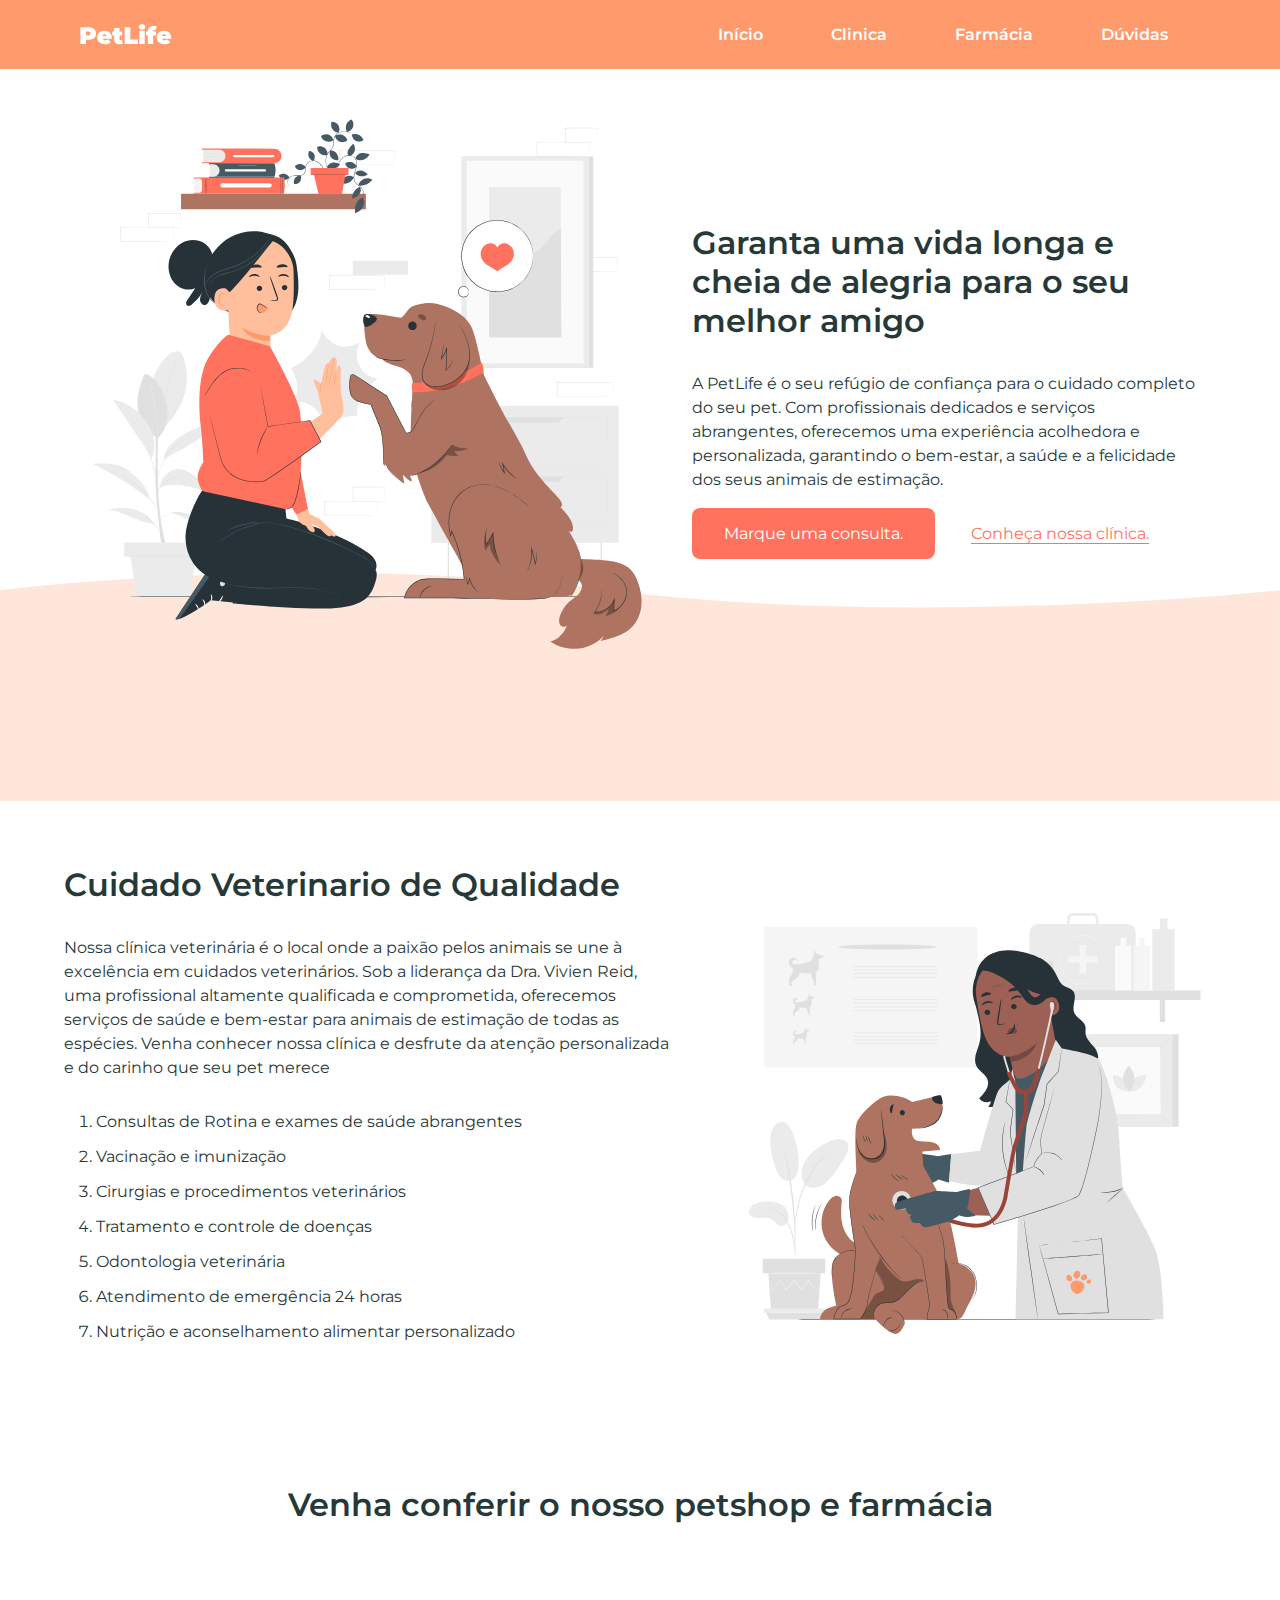
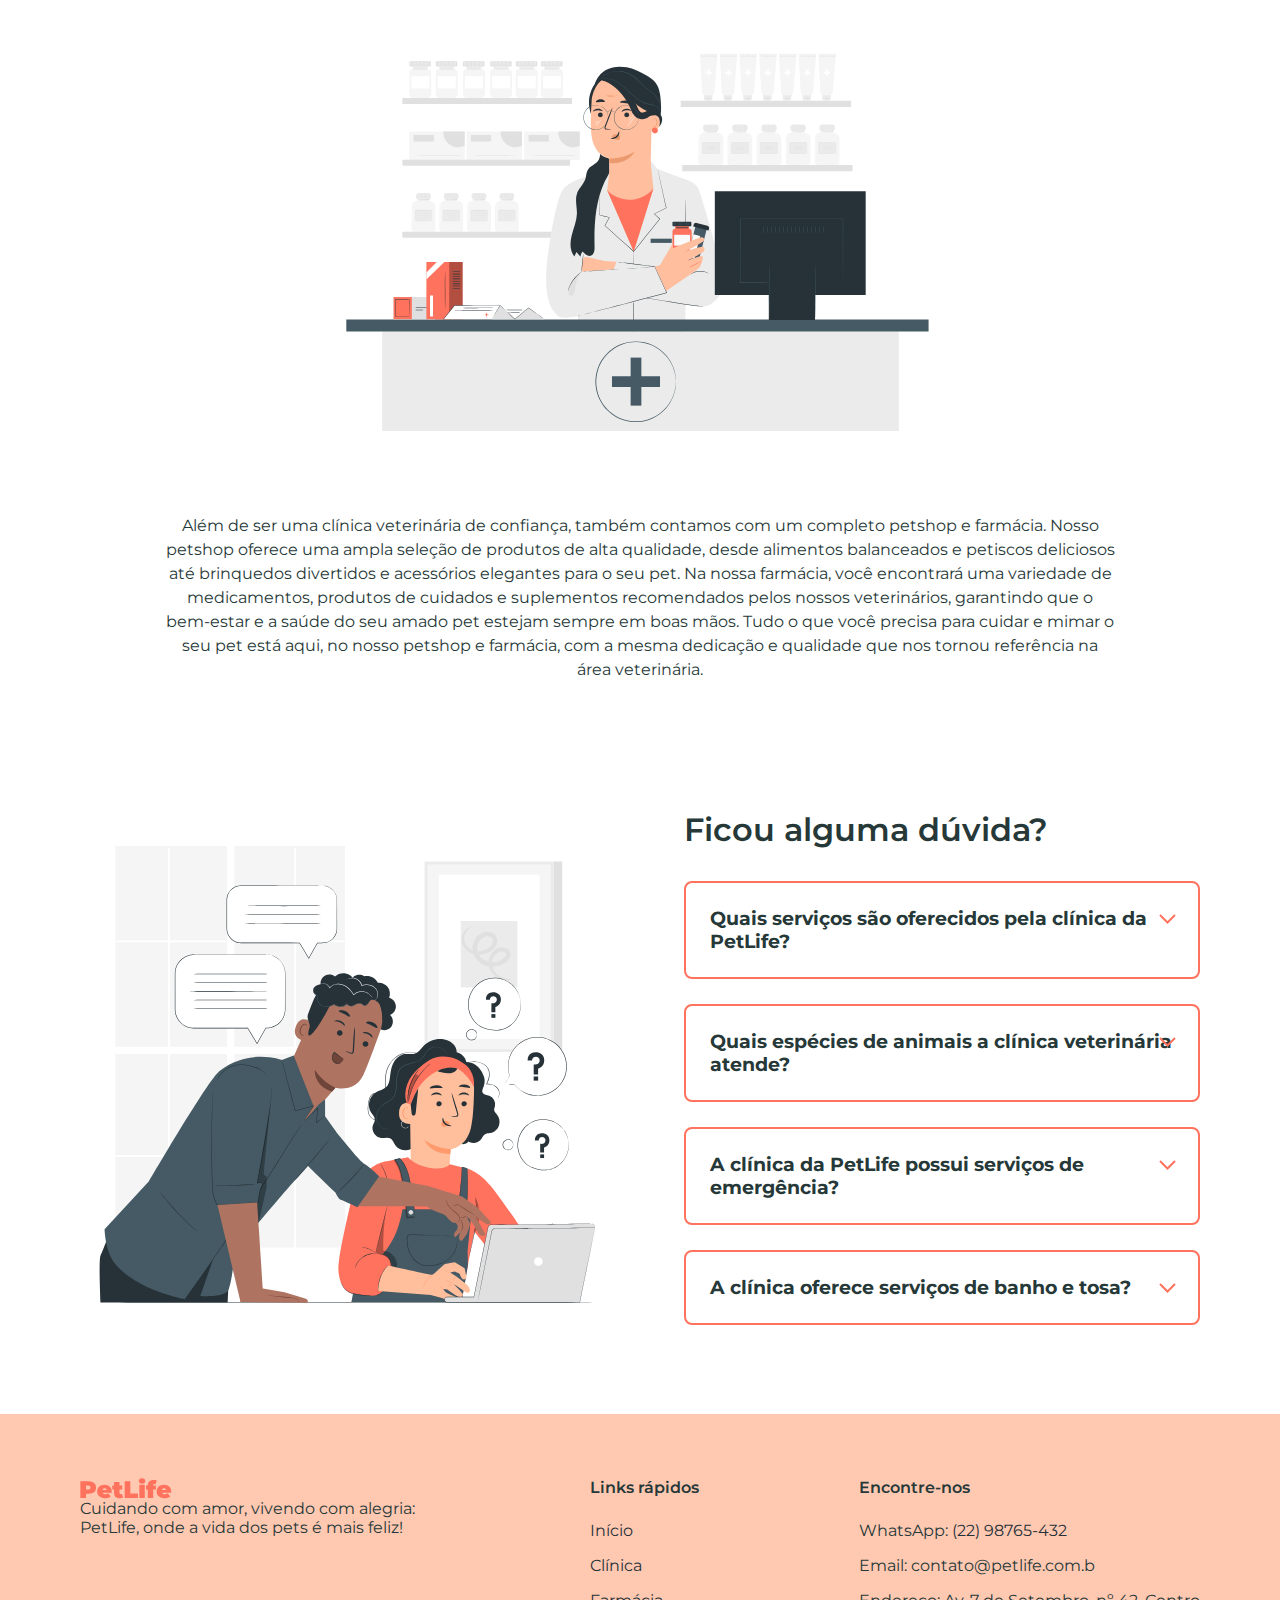
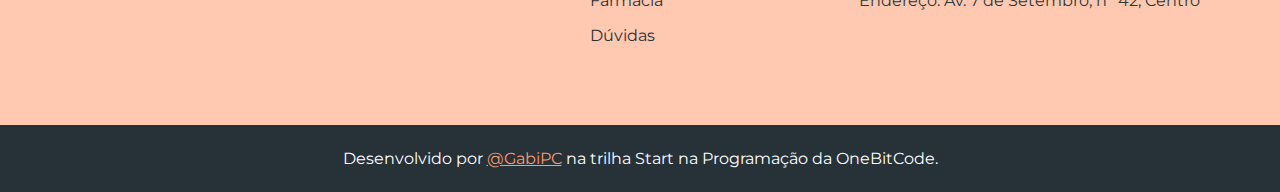
<file: index.html>
<html>
    <head>
        <title>PetLife</title>
        <meta name="description" content="Garanta uma vida longa e cheia de alegria para o seu melhor amigo">
        <link rel="stylesheet" href="index.css">
        <link rel="preconnect" href="https://fonts.googleapis.com">
        <link rel="preconnect" href="https://fonts.gstatic.com" crossorigin>
        <link href="https://fonts.googleapis.com/css2?family=Montserrat:ital,wght@0,100..900;1,100..900&display=swap" rel="stylesheet">

    </head>

    <body>
        <header>
            <a href="index.html">
                <img src="img/logo-white.svg" alt="PetLife">
            </a>
            <nav>
                <a href="#inicio">Início</a>
                <a href="#clinica">Clinica</a>
                <a href="#farmacia">Farmácia</a>
                <a href="#duvidas">Dúvidas</a>
            </nav>

        </header>
        <main>
            <section id="inicio">
                <img src="img/start-img.svg" alt="" width="580" height="580">

                <div>
                    <h1>Garanta uma vida longa e cheia de alegria para o seu melhor amigo</h1>
                    <p class="paragrafo">A PetLife é o seu refúgio de confiança para o cuidado completo do seu pet. Com profissionais dedicados e
                        serviços abrangentes, oferecemos uma experiência acolhedora e personalizada, garantindo o bem-estar, a saúde e a felicidade dos seus animais de estimação.</p>
                    <a class="botao" href="https://wa.me/2298764321" target="_blank">Marque uma consulta.</a>
                    <a class="botao-transparente" href="#clinica">Conheça nossa clínica.</a>
                </div>
                <img class="absolute" src="img/shape.svg" alt="">
            </section>
            <section id="clinica">
                <div>
                <h2>Cuidado Veterinario de Qualidade </h2>
                <p class="paragrafo"> Nossa clínica veterinária é o local onde a paixão pelos animais se une à excelência em cuidados veterinários.
                    Sob a liderança da Dra. Vivien Reid, uma profissional altamente qualificada e comprometida, oferecemos
                    serviços
                    de saúde e bem-estar para animais de estimação de todas as espécies. Venha conhecer nossa clínica e desfrute
                    da
                    atenção personalizada e do carinho que seu pet merece</p>
                    <ol>
                        <li>Consultas de Rotina e exames de saúde abrangentes</li>
                        <li>Vacinação e imunização</li>
                        <li>Cirurgias e procedimentos veterinários</li>
                        <li>Tratamento e controle de doenças</li>
                        <li>Odontologia veterinária</li>
                        <li>Atendimento de emergência 24 horas</li>
                        <li>Nutrição e aconselhamento alimentar personalizado</li>
                    </ol>
                </div>
                <img src="img/clinic-img.svg" alt="" width="480" height="480">
            </section>
            
            <section id="farmacia">
                <h2>Venha conferir o  nosso petshop e farmácia</h2>
                <img src="img/shop-img.svg" alt="" width="645" height="430" loading="lazy">
                <p class="paragrafo">
                    Além de ser uma clínica veterinária de confiança, também contamos com um completo petshop e farmácia. Nosso
                    petshop oferece uma ampla seleção de produtos de alta qualidade, desde alimentos balanceados e petiscos
                    deliciosos até brinquedos divertidos e acessórios elegantes para o seu pet. Na nossa farmácia, você encontrará
                    uma variedade de medicamentos, produtos de cuidados e suplementos recomendados pelos nossos veterinários,
                    garantindo que o bem-estar e a saúde do seu amado pet estejam sempre em boas mãos. Tudo o que você precisa para
                    cuidar e mimar o seu pet está aqui, no nosso petshop e farmácia, com a mesma dedicação e qualidade que nos
                    tornou referência na área veterinária.
                </p>
            </section>

            <section id="duvidas">
                <img src="img/faq-img.svg" alt="" width="540" height="540" loading="lazy">
                <div>
                    <h2>Ficou alguma dúvida?</h2>
                    <div class="duvida">
                        <h3>Quais serviços são oferecidos pela clínica da PetLife?</h3>
                        <img src="img/arrow-down.svg" alt="">
                        <p class="paragrafo"> A clínica da PetLife oferece uma ampla gama de serviços, incluindo consultas de rotina, vacinação,
                            cirurgias,tratamento de doenças, cuidados odontológicos, atendimento de emergência 24 horas, programas de prevenção de pulgas, carrapatos e vermes, entre outros. Nosso objetivo é fornecer cuidados abrangentes e personalizados para garantir a saúde e o bem-estar do seu pet.
                        </p>
                    </div>
                    <div class="duvida">
                        <h3>Quais espécies de animais a clínica veterinária atende?</h3>
                        <img src="img/arrow-down.svg" alt="">
                        <p class="paragrafo"> A clínica veterinária da PetLife atende animais de estimação de todas as espécies, incluindo cães, gatos,pássaros, roedores e répteis. Nossos profissionais possuem conhecimento e experiência para cuidar de diferentes tipos de animais, oferecendo um atendimento especializado e dedicado a cada um deles.
                        </p>
                    </div>
                    <div class="duvida" id="emergencia">
                        <h3>A clínica da PetLife possui serviços de emergência?</h3>
                        <img src="img/arrow-down.svg">
                        <p class="paragrafo">
                            Sim, a clínica veterinária da PetLife oferece serviços de emergência 24 horas. Se o seu animal de estimação precisar de atendimento veterinário imediato fora do horário de expediente, nossa equipe está pronta para ajudar, fornecendo cuidados urgentes e tratamento adequado para garantir o bem-estar do seu pet.
                        </p>
                    </div>
                    <div class="duvida" id="banhoetosa">
                        <h3>A clínica oferece serviços de banho e tosa?</h3>
                        <img src="img/arrow-down.svg">
                        <p class="paragrafo"> Sim, a clínica veterinária da PetLife oferece serviços profissionais de banho e tosa. Nossa equipe de profissionais experientes garante que seu pet receba cuidados adequados, usando produtos de alta qualidade e técnicas seguras. O banho e tosa ajudam a manter a higiene, a saúde da pele e pelagem do seu pet, além de proporcionar uma experiência relaxante e agradável para eles.</p>
                    </div>

                </div> 
            </section>
        </main>
        <footer>
            <div>
                <img src="img/logo.svg" alt="PetLife">
                <p >Cuidando com amor, vivendo com alegria: PetLife, onde a vida dos pets é mais feliz!</p>
            </div>
            <div>
                <strong class="titulo">Links rápidos</strong>
                <nav>
                    <a href="#inicio">Início</a>
                    <a href="#clinica">Clínica</a>
                    <a href="#farmacia">Farmácia</a>
                    <a href="#duvidas">Dúvidas</a>
                </nav>
            </div>
            <div>
                <strong class="titulo">Encontre-nos</strong>
                <p>WhatsApp: <a href="https://wa.me/2298764321" target="_blank">(22) 98765-432</a></p>
                <p>Email: contato@petlife.com.b</p>
                <p>Endereço: Av. 7 de Setembro, nº 42, Centro</p>
            </div>
        </footer>
        <div id="copyright">
            Desenvolvido por <a href="https://github.com/Norikeenan" target="_blank">@GabiPC</a> na trilha Start na Programação da OneBitCode. 
        </div>
        <script src="index.js"> </script>
    </body>
</html>
</file>
<file: index.css>
*{
    box-sizing: border-box ;
    font-family:"Montserrat", sans-serif;
    margin: 0;
    padding: 0;
}
body {
    color: #263838;
}

header {
    background-color: #ff9a6c;
   display: flex;
    align-items: center;
    justify-content: space-between;
    padding-left: 80px;
    padding-right: 80px;
    padding-top: 24px;
    padding-bottom: 24px;
}


header nav a {
    color: #FFFFFF;
    font-weight: 600;
    padding: 32px;
    text-decoration: none
}

#inicio {
    display: flex;
    align-items: center;
    gap: 32px;
    padding: 24px 80px 128px 80px;
    position: relative;
} 

h1,
h2 {
    font-weight: 600;
    font-size: 32px;
    margin-bottom: 32px;
}

.paragrafo {
    line-height: 150%;
    margin-bottom: 32px;
}

.botao {
    background-color: #FF725E;
    border-radius: 8px;
    color: #FFFFFF ;
    padding: 16px 32PX;
    text-decoration: none;
}

.botao-transparente {
    background-color: transparent;
    color: #FF725E;
    padding: 16px 32px;
    text-underline-offset: 4px;
}

.absolute {
    position: absolute;
    bottom: 0;
    left: 0;
    width: 100%;
    z-index: -10;
}

#clinica {
    display: flex;
    align-items: center;
    gap: 64px;
    padding: 64px;;
}

#clinica li {
    margin-bottom: 16px;
    margin-left: 32;
}

#farmacia {
    padding: 64px;
    text-align: center;
}

#farmacia img {
    margin: 64px auto;
}

#farmacia .paragrafo {
    max-width: 950px;
    margin: 0 auto;
}

#duvidas {
    display: flex;
    align-items: center;
    gap: 64px;
    padding: 64px 80px;
}

.duvida {
    position: relative;
}

.duvida h3 {
    border: 2px solid #FF725E;
    border-radius: 8px;
    cursor: pointer;
    padding: 24px;
}

.duvida img {
    position: absolute;
    top: 33px;
    right: 24px;
}

.duvida .paragrafo {
    border-right: 1px solid #FF725E;
    border-bottom: 1px solid #FF725E;
    border-left: 1px solid #FF725E;
    border-radius: 0 0 8px 8px;
    margin-top: -8px;
    padding: 0 24px;
    height: 0;
    opacity: 0;
    overflow: hidden;
    transition: .2s;
}

.duvida.ativa .paragrafo {
    height: fit-content;
    opacity: 1;
    padding: 24px;
}

footer {
    background-color: rgba(255, 152, 108, 0.533);
    display: flex; 
    justify-content: space-between;
    gap: 80px;
    padding: 64px 80px;
}

.footer img,
 footer .titulo{
    display: block;
    font-weight: 600;
    margin-bottom: 24px;
}

footer nav a {
    color: #263138;
    display: block;
    margin-bottom: 16px;
    text-decoration: none;
}

footer p{
    margin-bottom: 16px;
    max-width: 350px;
}

footer p a {
    color: #263138;
    text-decoration: none;

}

#copyright {
    background-color: #263138;
    text-align: center;
    padding: 24px;
    color: #FFFFFF;
    text-align: center;
}

#copyright a {
    color:#FF9A6C;
}
</file>
